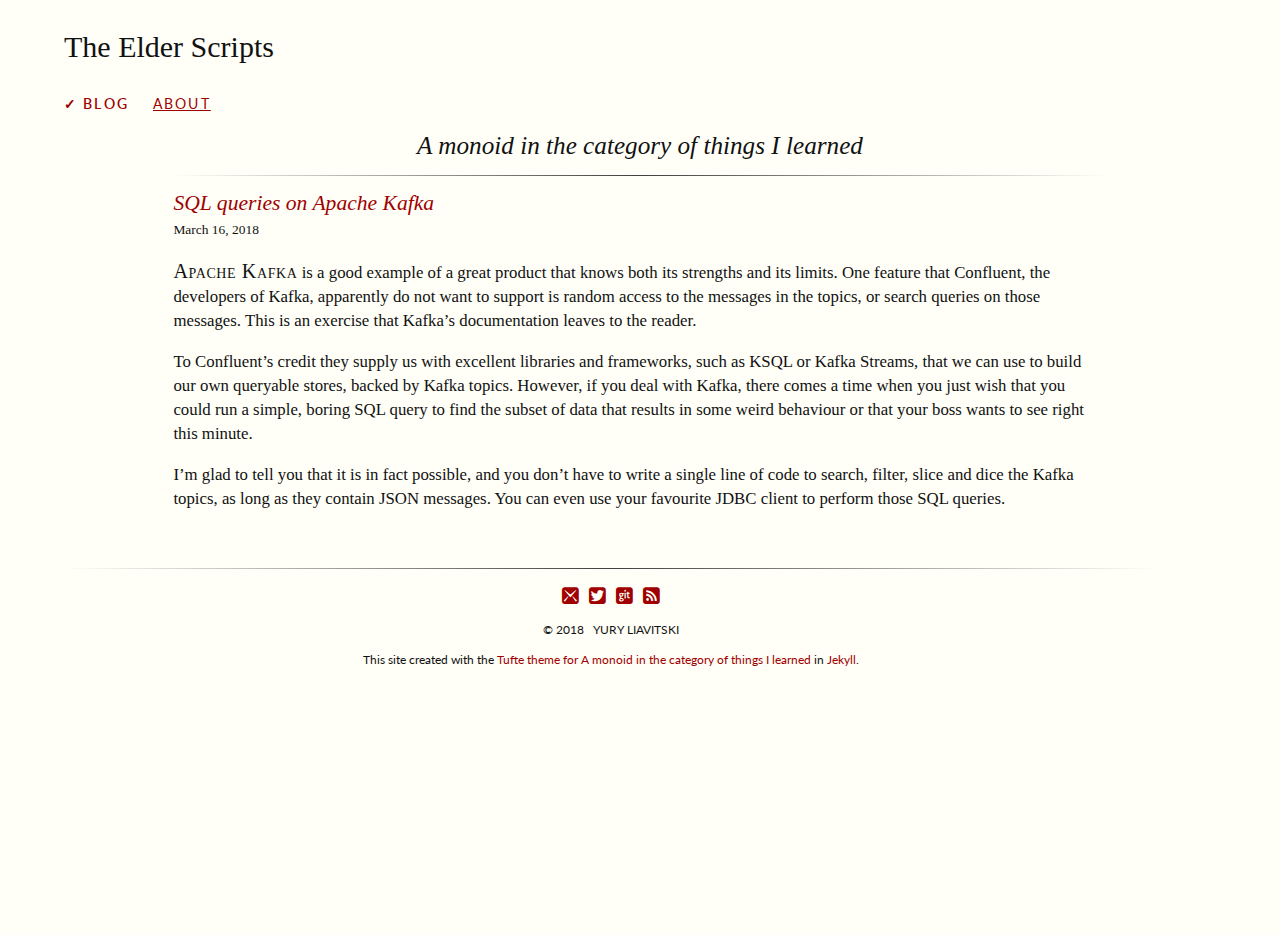
<file: index.html>
<!DOCTYPE html>
<html>
  <head>
  <meta charset="utf-8">
  <meta http-equiv="X-UA-Compatible" content="IE=edge">
  <meta name="viewport" content="width=device-width, initial-scale=1">

  <title>The Elder Scripts</title>
  <meta name="description" content="A blog about programming">

  <!-- Google Fonts loaded here depending on setting in _data/options.yml true loads font, blank does not-->

    <link href='//fonts.googleapis.com/css?family=Lato:400,400italic' rel='stylesheet' type='text/css'>


  <!-- Load up MathJax script if needed ... specify in /_data/options.yml file-->

    <script type="text/javascript" src="//cdn.mathjax.org/mathjax/latest/MathJax.js?config=TeX-AMS-MML_HTMLorMML"></script>


  <link rel="stylesheet" type="text/css" href="/css/tufte.css">
  <!-- <link rel="stylesheet" type="text/css" href="/css/print.css" media="print"> -->

  <link rel="canonical" href="/">

  <link rel="alternate" type="application/rss+xml" title="The Elder Scripts" href="/feed.xml" />
</head>

  <body class="full-width">
    <!--- Header and nav template site-wide -->
<header>
    <h1 style="margin-top:3%;">The Elder Scripts</h1>
    <!--h2>A monoid in the category of things I learned</h2-->
    <nav class="group" style="padding-top: 0">
	<!--a href="/"><img class="badge" src="/assets/img/badge_1.png" alt="CH"></a-->





		      <a class="active" href="/" class="active">blog</a>





		      <a href="/about/">About</a>





		      <a href="/css/print.css"></a>





	</nav>
</header>

    <article>
        <h2 class="content-listing-header" style="text-align: center">A monoid in the category of things I learned</h2>
  <ul class="content-listing ">

        <li class="listing">
          <hr class="slender">
          <a href="/articles/18/kafka-drill"><h3 class="contrast">SQL queries on Apache Kafka</h3></a>
          <br><span class="smaller">March 16, 2018</span>  <br/>
          <div><p><span class="newthought">Apache Kafka</span>  is a good example of a great product that knows both its strengths and its limits. One feature that Confluent, the developers of Kafka, apparently do not want to support is random access to the messages in the topics, or search queries on those messages. This is an exercise that Kafka’s documentation leaves to the reader.</p>

<p>To Confluent’s credit they supply us with excellent libraries and frameworks, such as KSQL or Kafka Streams, that we can use to build our own queryable stores, backed by Kafka topics. However, if you deal with Kafka, there comes a time when you just wish that you could run a simple, boring SQL query to find the subset of data that results in some weird behaviour or that your boss wants to see right this minute.</p>

<p>I’m glad to tell you that it is in fact possible, and you don’t have to write a single line of code to search, filter, slice and dice the Kafka topics, as long as they contain JSON messages. You can even use your favourite JDBC client to perform those SQL queries.</p>

</div>
        </li>

  </ul>

    </article>
    <span class="print-footer">blog - Yury Liavitski</span>
    <footer>
  <hr class="slender">
  <ul class="footer-links">
    <li><a href="mailto:yury.liavitski@kemia.org"><span class="icon-mail"></span></a></li>

      <li>
        <a href="//www.twitter.com/heliocene"><span class="icon-twitter"></span></a>
      </li>

      <li>
        <a href="//github.com/heliocentrist"><span class="icon-github"></span></a>
      </li>

      <li>
        <a href="/feed.xml"><span class="icon-feed"></span></a>
      </li>

  </ul>
<div class="credits">
<span>&copy; 2018 &nbsp;&nbsp;YURY LIAVITSKI</span></br> <br>
<span>This site created with the <a href="//github.com/clayh53/tufte-jekyll">Tufte theme for A monoid in the category of things I learned </a> in <a href="//jekyllrb.com">Jekyll</a>.</span>
</div>
</footer>

  </body>
</html>
</file>
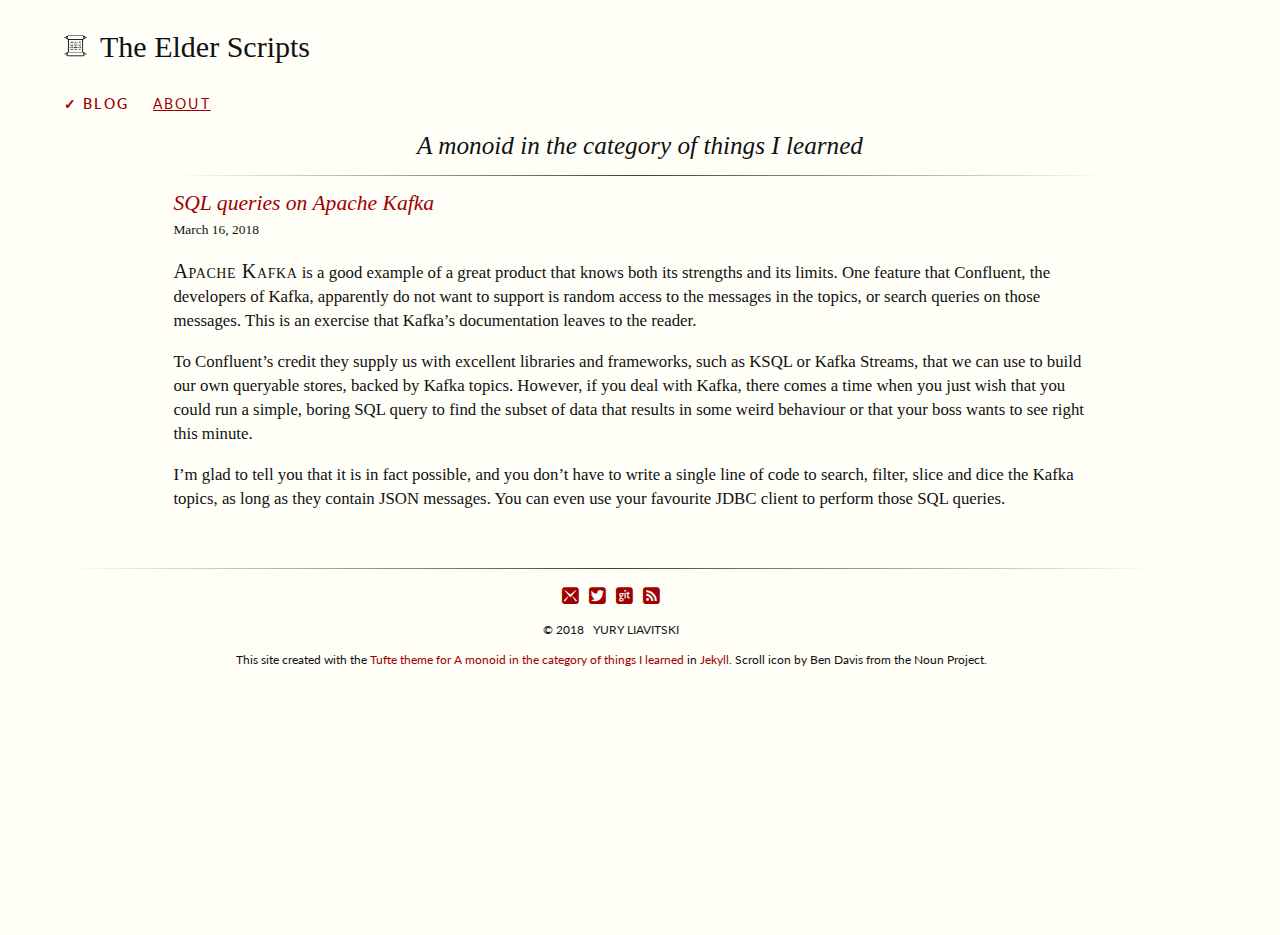
<file: blog/index.html>
<!DOCTYPE html>
<html>
  <head>
    <!-- Global site tag (gtag.js) - Google Analytics -->
  <script async src="https://www.googletagmanager.com/gtag/js?id=UA-115944443-1"></script>
  <script>
    window.dataLayer = window.dataLayer || [];
    function gtag(){dataLayer.push(arguments);}
    gtag('js', new Date());
    gtag('config', 'UA-115944443-1');
  </script>
  <meta charset="utf-8">
  <meta http-equiv="X-UA-Compatible" content="IE=edge">
  <meta name="viewport" content="width=device-width, initial-scale=1">

  <title>The Elder Scripts: Blog</title>
  <meta name="description" content="A blog about programming">
  <link rel="icon" type="image/ico" href="/assets/img/favicon.ico">
  <!-- Google Fonts loaded here depending on setting in _data/options.yml true loads font, blank does not-->
  
    <link href='//fonts.googleapis.com/css?family=Lato:400,400italic' rel='stylesheet' type='text/css'>
  

  <!-- Load up MathJax script if needed ... specify in /_data/options.yml file-->
  
    <script type="text/javascript" src="//cdn.mathjax.org/mathjax/latest/MathJax.js?config=TeX-AMS-MML_HTMLorMML"></script>
  

  <link rel="stylesheet" type="text/css" href="/css/tufte.css">
  <!-- <link rel="stylesheet" type="text/css" href="/css/print.css" media="print"> -->

  <link rel="canonical" href="/blog/">

  <link rel="alternate" type="application/rss+xml" title="The Elder Scripts" href="/feed.xml" />
</head>

  <body class="full-width">
    <!--- Header and nav template site-wide -->
<header>
    <h1 style="margin-top:3%;"><a href="/"><img class="badge" src="/assets/img/scroll3.png" alt="Scroll" style="height:22px;padding-right:13px"></a>The Elder Scripts</h1>
    <!--h2>A monoid in the category of things I learned</h2-->
    <nav class="group" style="padding-top: 0">
	<!--a href="/"><img class="badge" src="/assets/img/badge_1.png" alt="CH"></a-->
	
		
  	
		
		    
		      <a class="active" href="/blog/" class="active">Blog</a>
		    
	    
  	
		
		    
		      <a href="/">About</a>
		    
	    
  	
		
		    
		      <a href="/css/print.css"></a>
		    
	    
  	
		
  	
	</nav>
</header>

    <article>
        <h2 class="content-listing-header" style="text-align: center">A monoid in the category of things I learned</h2>
  <ul class="content-listing ">
    
        <li class="listing">
          <hr class="slender">
          <a href="/articles/18/kafka-drill"><h3 class="contrast">SQL queries on Apache Kafka</h3></a>
          <br><span class="smaller">March 16, 2018</span>  <br/>
          <div><p><span class="newthought">Apache Kafka</span>  is a good example of a great product that knows both its strengths and its limits. One feature that Confluent, the developers of Kafka, apparently do not want to support is random access to the messages in the topics, or search queries on those messages. This is an exercise that Kafka’s documentation leaves to the reader.</p>

<p>To Confluent’s credit they supply us with excellent libraries and frameworks, such as KSQL or Kafka Streams, that we can use to build our own queryable stores, backed by Kafka topics. However, if you deal with Kafka, there comes a time when you just wish that you could run a simple, boring SQL query to find the subset of data that results in some weird behaviour or that your boss wants to see right this minute.</p>

<p>I’m glad to tell you that it is in fact possible, and you don’t have to write a single line of code to search, filter, slice and dice the Kafka topics, as long as they contain JSON messages. You can even use your favourite JDBC client to perform those SQL queries.</p>

</div>
        </li>
    
  </ul>

    </article>
    <span class="print-footer">Blog - Yury Liavitski</span>
    <footer>
  <hr class="slender">
  <ul class="footer-links">
    <li><a href="mailto:yury.liavitski@kemia.org"><span class="icon-mail"></span></a></li>
    
      <li>
        <a href="//www.twitter.com/heliocene"><span class="icon-twitter"></span></a>
      </li>
    
      <li>
        <a href="//github.com/heliocentrist"><span class="icon-github"></span></a>
      </li>
    
      <li>
        <a href="/feed.xml"><span class="icon-feed"></span></a>
      </li>
    
  </ul>
<div class="credits">
<span>&copy; 2018 &nbsp;&nbsp;YURY LIAVITSKI</span></br> <br>
<span>This site created with the <a href="//github.com/clayh53/tufte-jekyll">Tufte theme for A monoid in the category of things I learned </a> in <a href="//jekyllrb.com">Jekyll</a>.</span>
<span>Scroll icon by Ben Davis from the Noun Project.</span>
</div>
</footer>

  </body>
</html>
</file>
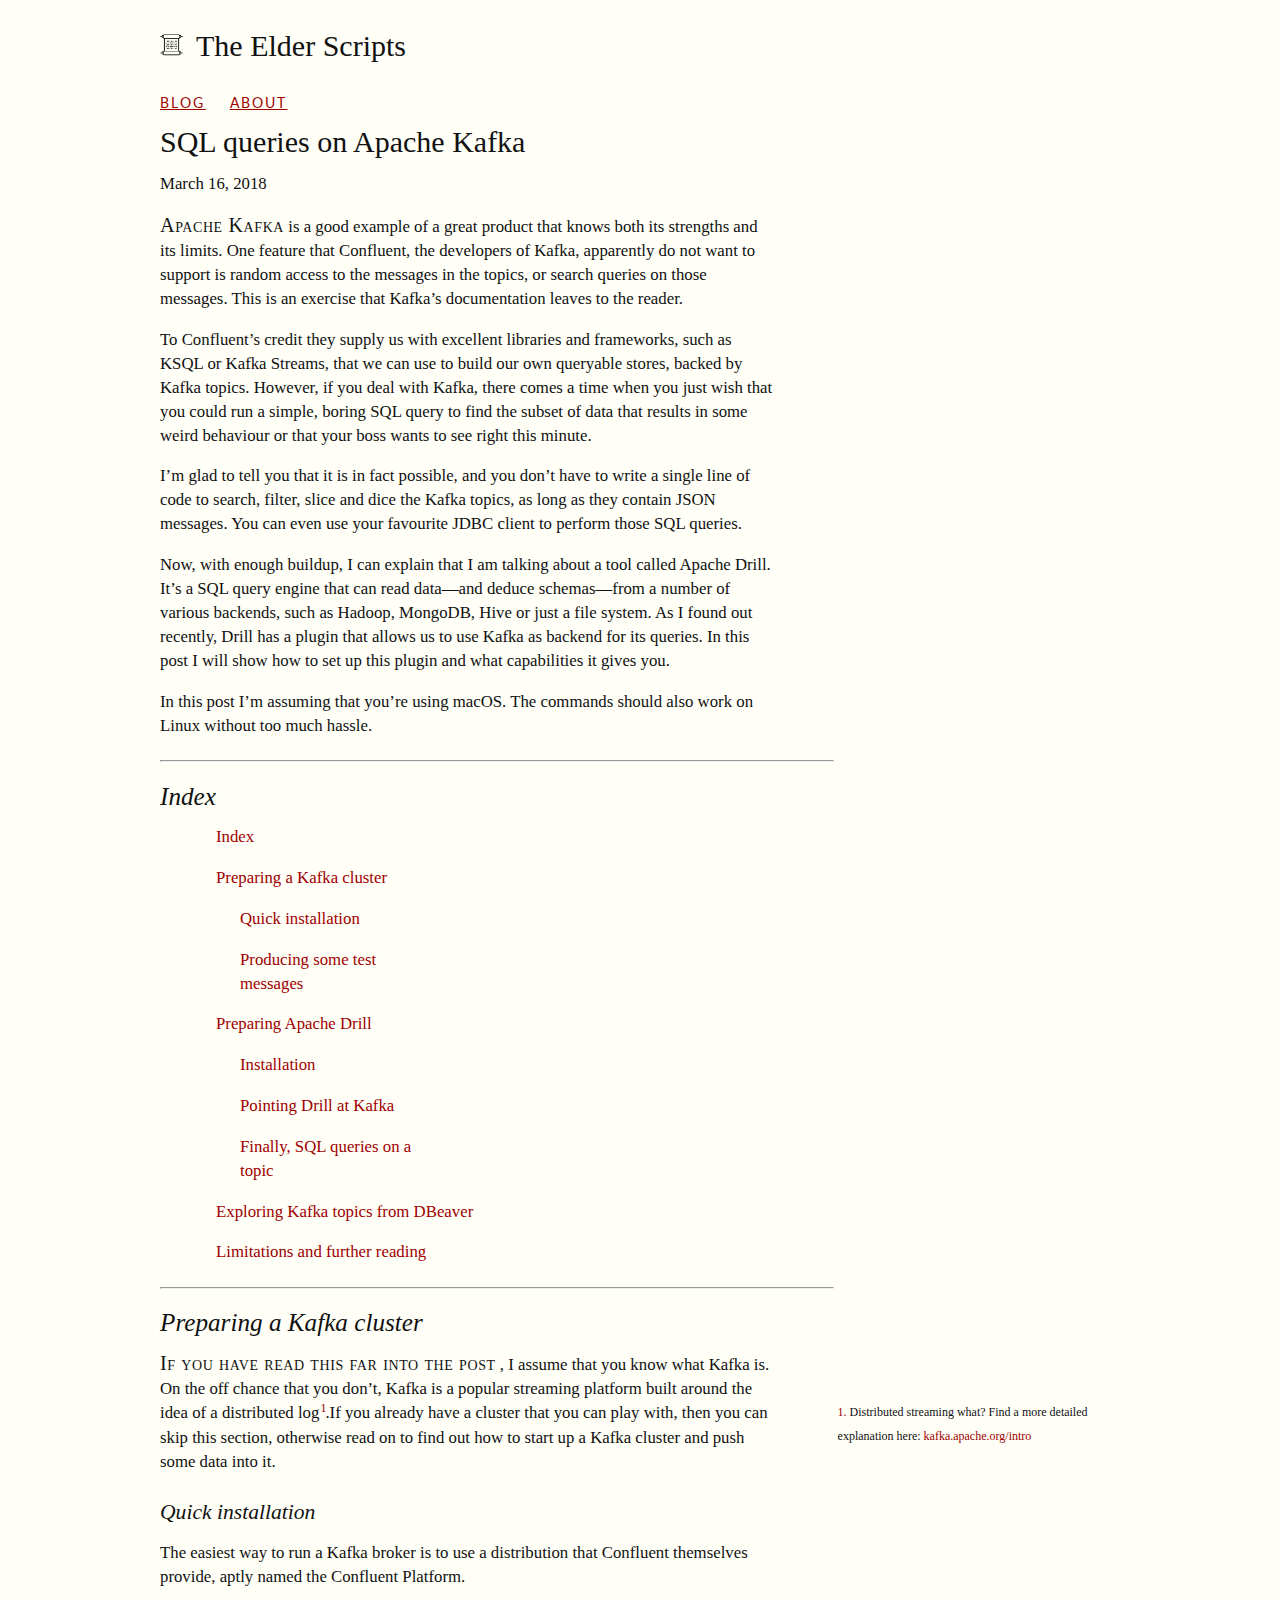
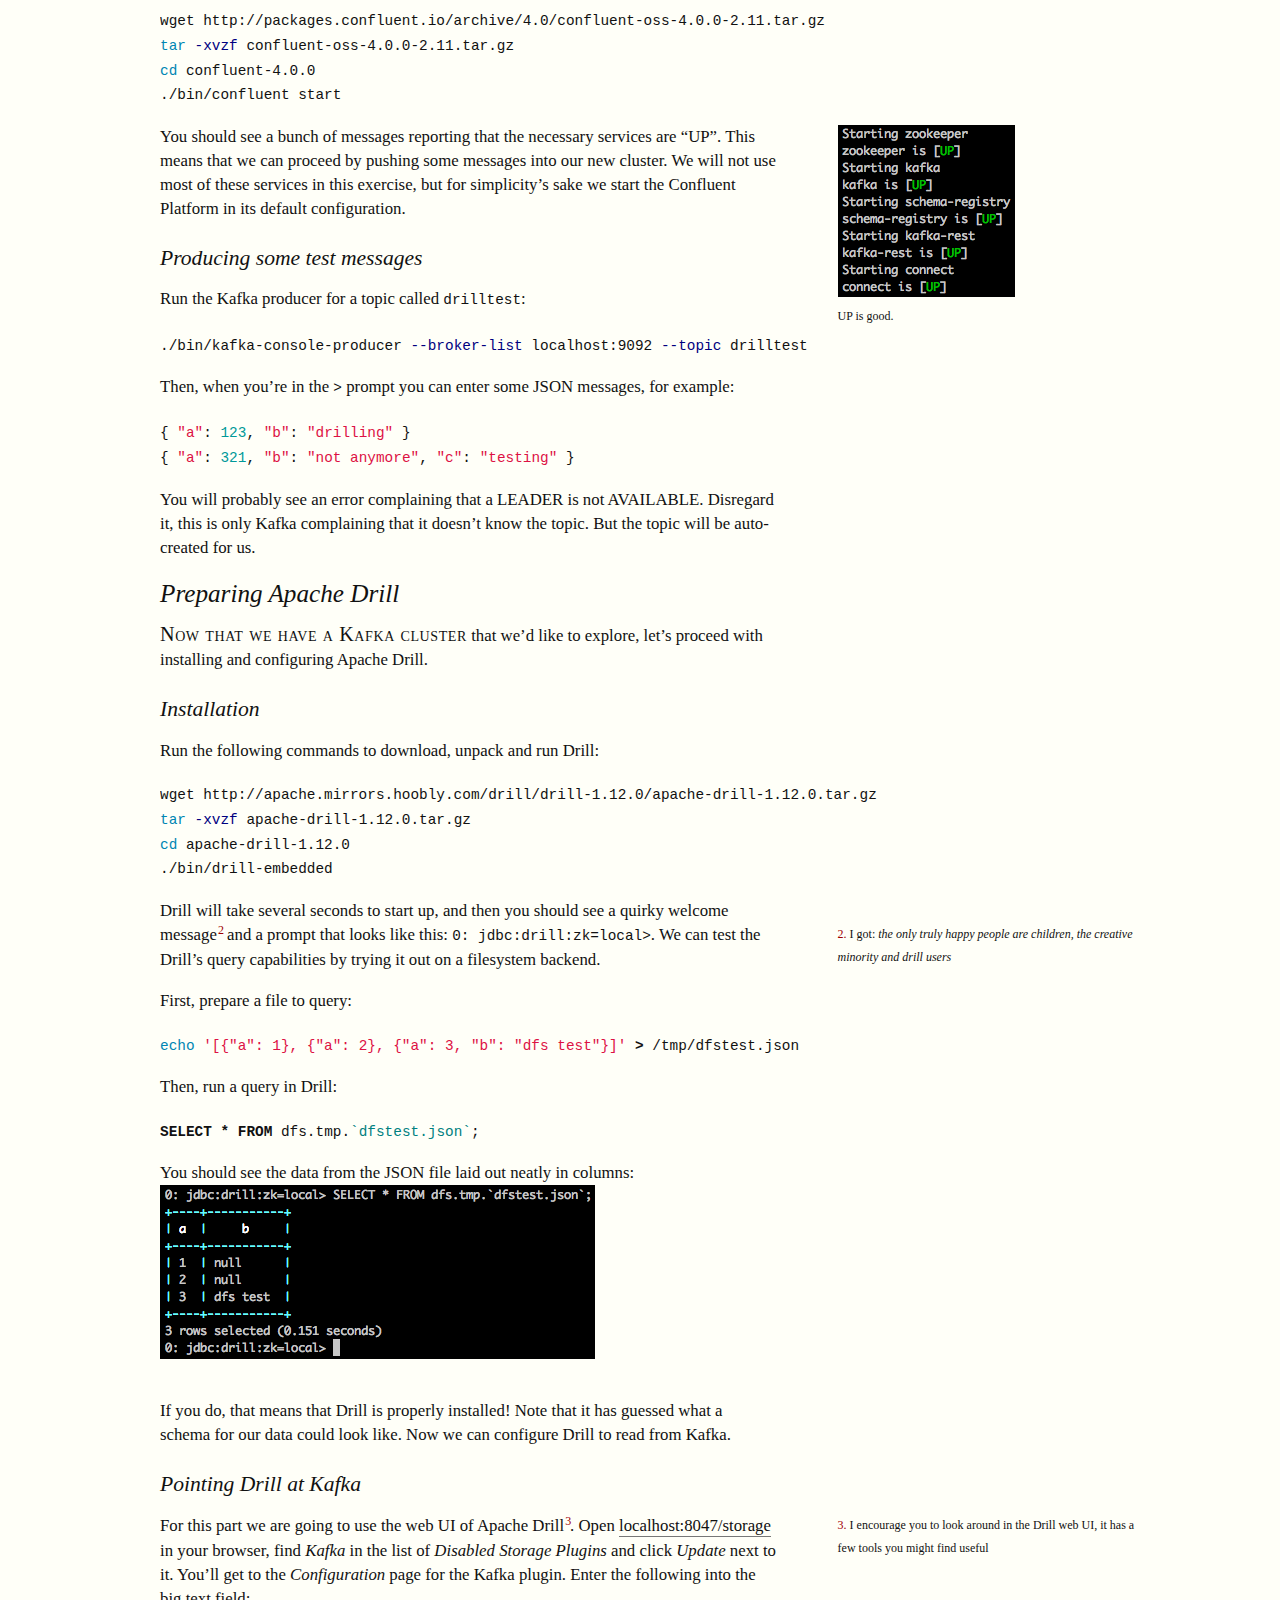
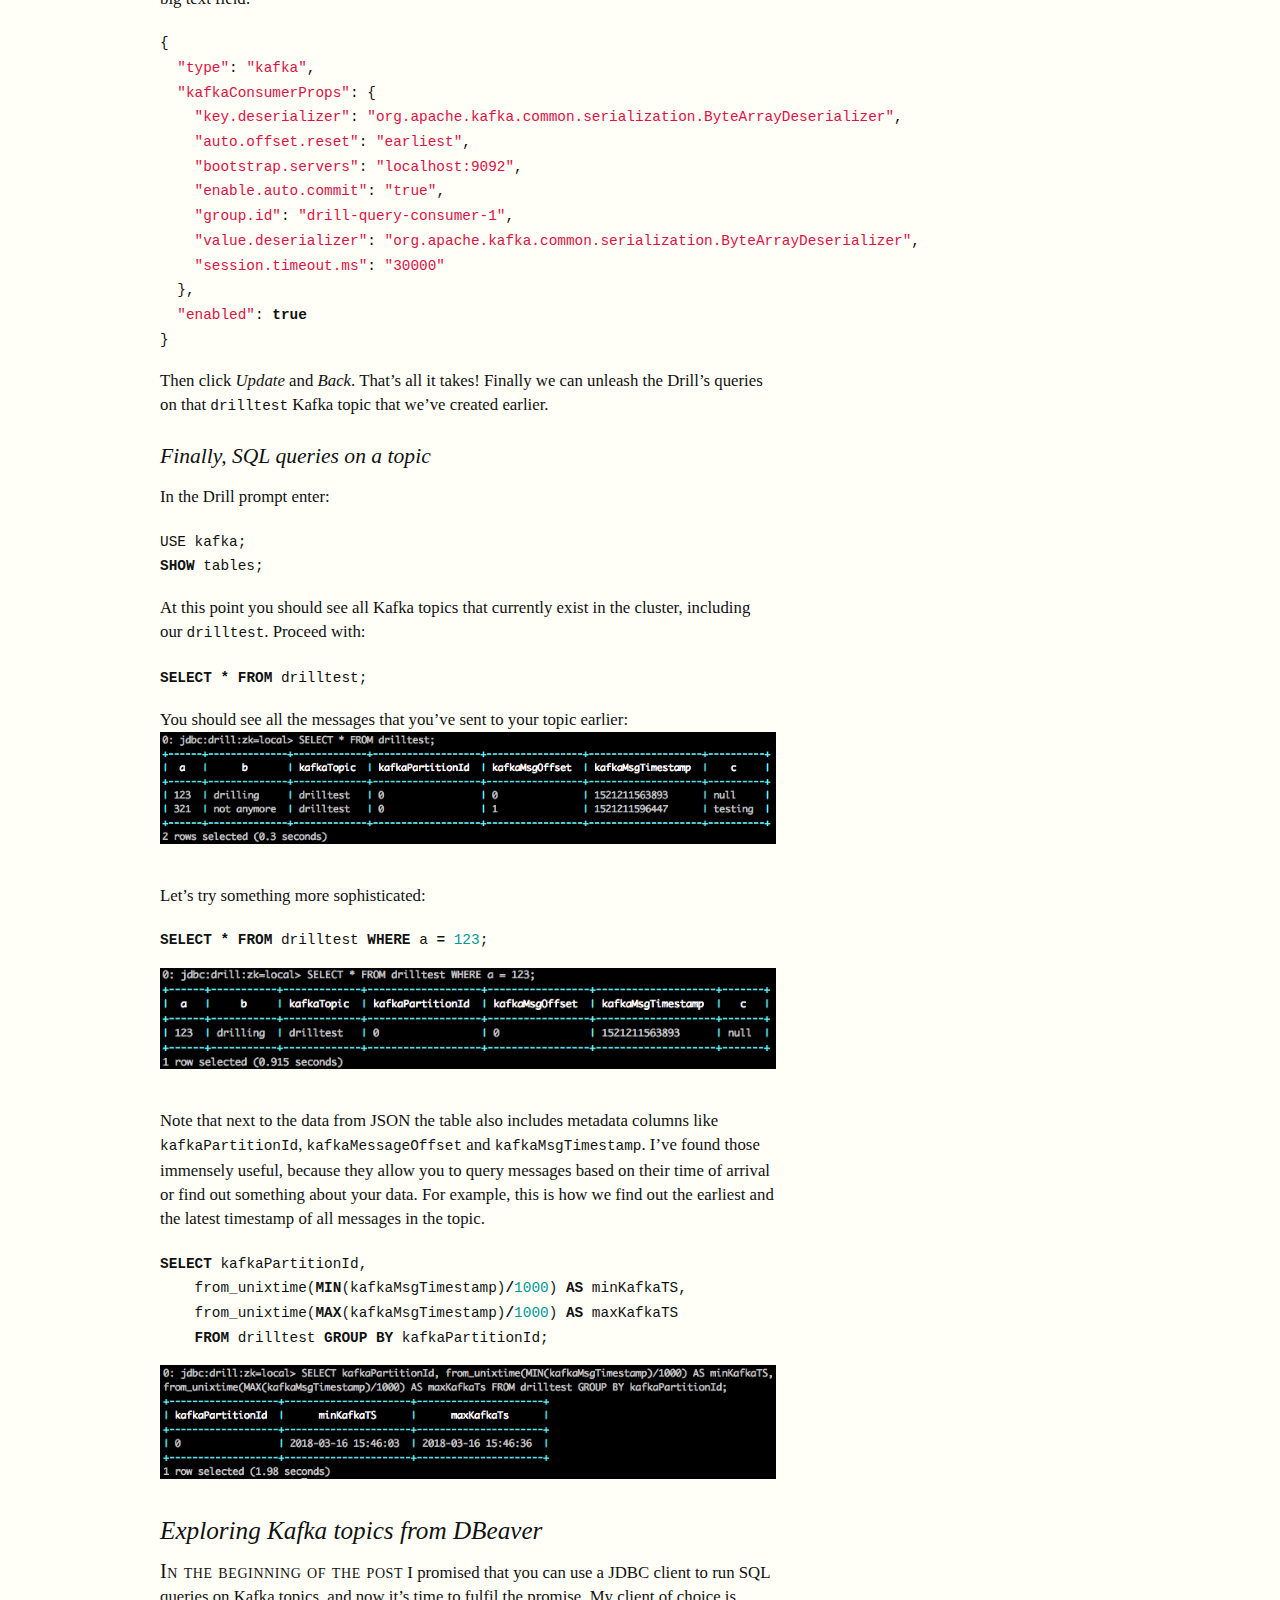
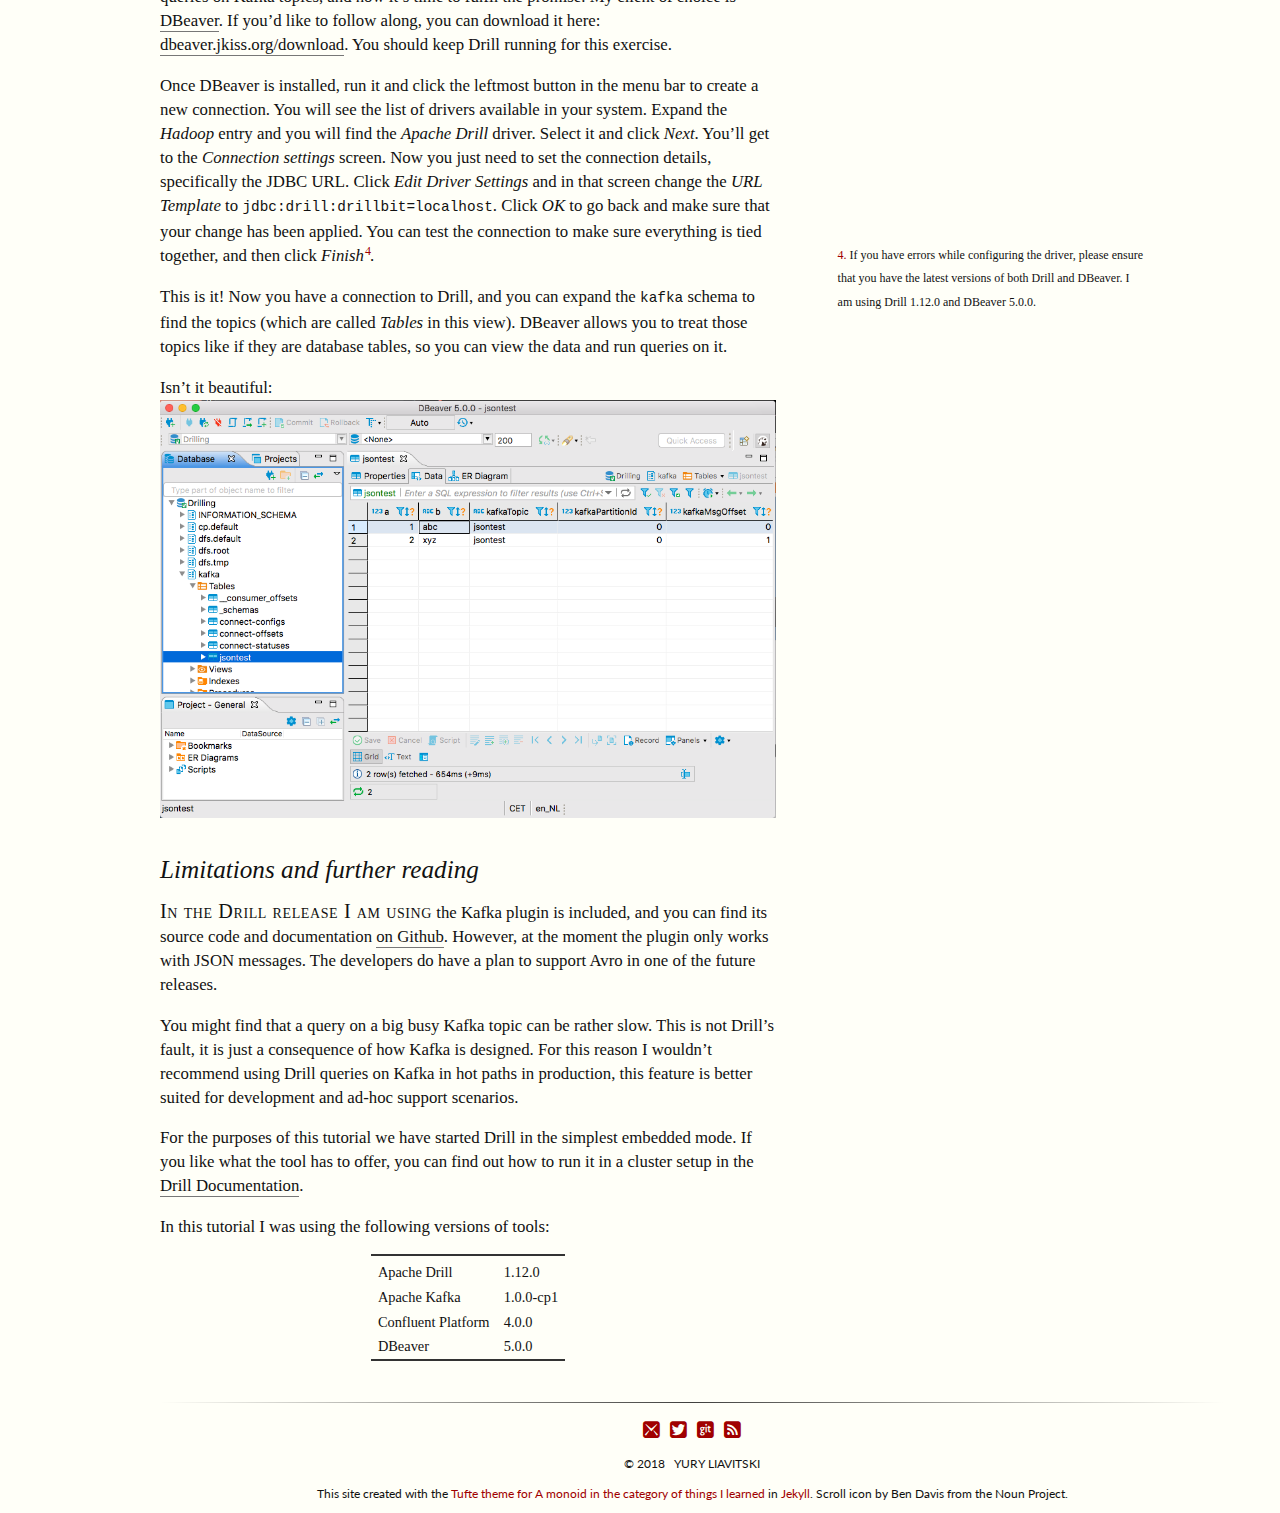
<file: articles/18/kafka-drill.html>
<!DOCTYPE html>
<html>
  <head>
    <!-- Global site tag (gtag.js) - Google Analytics -->
  <script async src="https://www.googletagmanager.com/gtag/js?id=UA-115944443-1"></script>
  <script>
    window.dataLayer = window.dataLayer || [];
    function gtag(){dataLayer.push(arguments);}
    gtag('js', new Date());
    gtag('config', 'UA-115944443-1');
  </script>
  <meta charset="utf-8">
  <meta http-equiv="X-UA-Compatible" content="IE=edge">
  <meta name="viewport" content="width=device-width, initial-scale=1">

  <title>The Elder Scripts: SQL queries on Apache Kafka</title>
  <meta name="description" content="Apache Kafka  is a good example of a great product that knows both its strengths and its limits. One feature that Confluent, the developers of Kafka, apparen...">
  <link rel="icon" type="image/ico" href="/assets/img/favicon.ico">
  <!-- Google Fonts loaded here depending on setting in _data/options.yml true loads font, blank does not-->

    <link href='//fonts.googleapis.com/css?family=Lato:400,400italic' rel='stylesheet' type='text/css'>


  <!-- Load up MathJax script if needed ... specify in /_data/options.yml file-->

    <script type="text/javascript" src="//cdn.mathjax.org/mathjax/latest/MathJax.js?config=TeX-AMS-MML_HTMLorMML"></script>


  <link rel="stylesheet" type="text/css" href="/css/tufte.css">
  <!-- <link rel="stylesheet" type="text/css" href="/css/print.css" media="print"> -->

  <link rel="canonical" href="/articles/18/kafka-drill">

  <link rel="alternate" type="application/rss+xml" title="The Elder Scripts" href="/feed.xml" />
</head>

  <body>
    <!--- Header and nav template site-wide -->
<header>
    <h1 style="margin-top:3%;"><a href="/"><img class="badge" src="/assets/img/scroll3.png" alt="Scroll" style="height:22px;padding-right:13px"></a>The Elder Scripts</h1>
    <!--h2>A monoid in the category of things I learned</h2-->
    <nav class="group" style="padding-top: 0">
	<!--a href="/"><img class="badge" src="/assets/img/badge_1.png" alt="CH"></a-->





		      <a href="/blog/">Blog</a>





		      <a href="/">About</a>





		      <a href="/css/print.css"></a>





	</nav>
</header>

    <article class="group">
      <h1>SQL queries on Apache Kafka</h1>
<p class="subtitle">March 16, 2018</p>

<p><span class="newthought">Apache Kafka</span>  is a good example of a great product that knows both its strengths and its limits. One feature that Confluent, the developers of Kafka, apparently do not want to support is random access to the messages in the topics, or search queries on those messages. This is an exercise that Kafka’s documentation leaves to the reader.</p>

<p>To Confluent’s credit they supply us with excellent libraries and frameworks, such as KSQL or Kafka Streams, that we can use to build our own queryable stores, backed by Kafka topics. However, if you deal with Kafka, there comes a time when you just wish that you could run a simple, boring SQL query to find the subset of data that results in some weird behaviour or that your boss wants to see right this minute.</p>

<p>I’m glad to tell you that it is in fact possible, and you don’t have to write a single line of code to search, filter, slice and dice the Kafka topics, as long as they contain JSON messages. You can even use your favourite JDBC client to perform those SQL queries.<!--more--></p>

<p>Now, with enough buildup, I can explain that I am talking about a tool called Apache Drill. It’s a SQL query engine that can read data—and deduce schemas—from a number of various backends, such as Hadoop, MongoDB, Hive or just a file system. As I found out recently, Drill has a plugin that allows us to use Kafka as backend for its queries. In this post I will show how to set up this plugin and what capabilities it gives you.</p>

<p>In this post I’m assuming that you’re using macOS. The commands should also work on Linux without too much hassle.</p>

<hr class="inliner" />

<h2 id="index">Index</h2>

<ul id="markdown-toc">
  <li><a href="#index" id="markdown-toc-index">Index</a></li>
  <li><a href="#preparing-a-kafka-cluster" id="markdown-toc-preparing-a-kafka-cluster">Preparing a Kafka cluster</a>    <ul>
      <li><a href="#quick-installation" id="markdown-toc-quick-installation">Quick installation</a></li>
      <li><a href="#producing-some-test-messages" id="markdown-toc-producing-some-test-messages">Producing some test messages</a></li>
    </ul>
  </li>
  <li><a href="#preparing-apache-drill" id="markdown-toc-preparing-apache-drill">Preparing Apache Drill</a>    <ul>
      <li><a href="#installation" id="markdown-toc-installation">Installation</a></li>
      <li><a href="#pointing-drill-at-kafka" id="markdown-toc-pointing-drill-at-kafka">Pointing Drill at Kafka</a></li>
      <li><a href="#finally-sql-queries-on-a-topic" id="markdown-toc-finally-sql-queries-on-a-topic">Finally, SQL queries on a topic</a></li>
    </ul>
  </li>
  <li><a href="#exploring-kafka-topics-from-dbeaver" id="markdown-toc-exploring-kafka-topics-from-dbeaver">Exploring Kafka topics from DBeaver</a></li>
  <li><a href="#limitations-and-further-reading" id="markdown-toc-limitations-and-further-reading">Limitations and further reading</a></li>
</ul>

<hr class="inliner" />

<h2 id="preparing-a-kafka-cluster">Preparing a Kafka cluster</h2>

<p><span class="newthought">If you have read this far into the post</span> , I assume that you know what Kafka is. On the off chance that you don’t, Kafka is a popular streaming platform built around the idea of a distributed log<label for="One" class="margin-toggle sidenote-number"></label><input type="checkbox" id="One" class="margin-toggle" /><span class="sidenote">Distributed streaming what? Find a more detailed explanation here: <a href="https://kafka.apache.org/intro">kafka.apache.org/intro</a> </span>.If you already have a cluster that you can play with, then you can skip this section, otherwise read on to find out how to start up a Kafka cluster and push some data into it.</p>

<h3 id="quick-installation">Quick installation</h3>

<p>The easiest way to run a Kafka broker is to use a distribution that Confluent themselves provide, aptly named the Confluent Platform.</p>

<div class="language-sh highlighter-rouge"><div class="highlight"><pre class="highlight"><code>wget http://packages.confluent.io/archive/4.0/confluent-oss-4.0.0-2.11.tar.gz
<span class="nb">tar</span> <span class="nt">-xvzf</span> confluent-oss-4.0.0-2.11.tar.gz
<span class="nb">cd </span>confluent-4.0.0
./bin/confluent start
</code></pre></div></div>

<p><label for="mf-id-confluentservices" class="margin-toggle">⊕</label><input type="checkbox" id="mf-id-confluentservices" class="margin-toggle" /><span class="marginnote"><img class="fullwidth" src="/assets/img/kafkasql/confluent-services.png" /><br />UP is good.</span>You should see a bunch of messages reporting that the necessary services are “UP”. This means that we can proceed by pushing some messages into our new cluster. We will not use most of these services in this exercise, but for simplicity’s sake we start the Confluent Platform in its default configuration.</p>

<h3 id="producing-some-test-messages">Producing some test messages</h3>

<p>Run the Kafka producer for a topic called <code class="highlighter-rouge">drilltest</code>:</p>

<div class="language-sh highlighter-rouge"><div class="highlight"><pre class="highlight"><code>./bin/kafka-console-producer <span class="nt">--broker-list</span> localhost:9092 <span class="nt">--topic</span> drilltest
</code></pre></div></div>

<p>Then, when you’re in the <code class="highlighter-rouge">&gt;</code> prompt you can enter some JSON messages, for example:</p>

<div class="language-json highlighter-rouge"><div class="highlight"><pre class="highlight"><code><span class="p">{</span><span class="w"> </span><span class="s2">"a"</span><span class="p">:</span><span class="w"> </span><span class="mi">123</span><span class="p">,</span><span class="w"> </span><span class="s2">"b"</span><span class="p">:</span><span class="w"> </span><span class="s2">"drilling"</span><span class="w"> </span><span class="p">}</span><span class="w">
</span><span class="p">{</span><span class="w"> </span><span class="s2">"a"</span><span class="p">:</span><span class="w"> </span><span class="mi">321</span><span class="p">,</span><span class="w"> </span><span class="s2">"b"</span><span class="p">:</span><span class="w"> </span><span class="s2">"not anymore"</span><span class="p">,</span><span class="w"> </span><span class="s2">"c"</span><span class="p">:</span><span class="w"> </span><span class="s2">"testing"</span><span class="w"> </span><span class="p">}</span><span class="w">
</span></code></pre></div></div>

<p>You will probably see an error complaining that a LEADER is not AVAILABLE. Disregard it, this is only Kafka complaining that it doesn’t know the topic. But the topic will be auto-created for us.</p>

<h2 id="preparing-apache-drill">Preparing Apache Drill</h2>

<p><span class="newthought">Now that we have a Kafka cluster</span>  that we’d like to explore, let’s proceed with installing and configuring Apache Drill.</p>

<h3 id="installation">Installation</h3>

<p>Run the following commands to download, unpack and run Drill:</p>

<div class="language-shell highlighter-rouge"><div class="highlight"><pre class="highlight"><code>wget http://apache.mirrors.hoobly.com/drill/drill-1.12.0/apache-drill-1.12.0.tar.gz
<span class="nb">tar</span> <span class="nt">-xvzf</span> apache-drill-1.12.0.tar.gz
<span class="nb">cd </span>apache-drill-1.12.0
./bin/drill-embedded
</code></pre></div></div>

<p>Drill will take several seconds to start up, and then you should see a quirky welcome message<label for="OneAndHalf" class="margin-toggle sidenote-number"></label><input type="checkbox" id="OneAndHalf" class="margin-toggle" /><span class="sidenote">I got: <em>the only truly happy people are children, the creative minority and drill users</em> </span> and a prompt that looks like this: <code class="highlighter-rouge">0: jdbc:drill:zk=local&gt;</code>. We can test the Drill’s query capabilities by trying it out on a filesystem backend.</p>

<p>First, prepare a file to query:</p>

<div class="language-sh highlighter-rouge"><div class="highlight"><pre class="highlight"><code><span class="nb">echo</span> <span class="s1">'[{"a": 1}, {"a": 2}, {"a": 3, "b": "dfs test"}]'</span> <span class="o">&gt;</span> /tmp/dfstest.json
</code></pre></div></div>

<p>Then, run a query in Drill:</p>

<div class="language-sql highlighter-rouge"><div class="highlight"><pre class="highlight"><code><span class="k">SELECT</span> <span class="o">*</span> <span class="k">FROM</span> <span class="n">dfs</span><span class="p">.</span><span class="n">tmp</span><span class="p">.</span><span class="nv">`dfstest.json`</span><span class="p">;</span>
</code></pre></div></div>

<p>You should see the data from the JSON file laid out neatly in columns:</p>
<figure><figcaption></figcaption><img src="/assets/img/kafkasql/dfstest.png" /></figure>

<p>If you do, that means that Drill is properly installed! Note that it has guessed what a schema for our data could look like. Now we can configure Drill to read from Kafka.</p>

<h3 id="pointing-drill-at-kafka">Pointing Drill at Kafka</h3>

<p>For this part we are going to use the web UI of Apache Drill<label for="Two" class="margin-toggle sidenote-number"></label><input type="checkbox" id="Two" class="margin-toggle" /><span class="sidenote">I encourage you to look around in the Drill web UI, it has a few tools you might find useful </span>. Open <a href="localhost:8047/storage">localhost:8047/storage</a> in your browser, find <em>Kafka</em> in the list of <em>Disabled Storage Plugins</em> and click <em>Update</em> next to it. You’ll get to the <em>Configuration</em> page for the Kafka plugin. Enter the following into the big text field:</p>

<div class="language-json highlighter-rouge"><div class="highlight"><pre class="highlight"><code><span class="p">{</span><span class="w">
  </span><span class="s2">"type"</span><span class="p">:</span><span class="w"> </span><span class="s2">"kafka"</span><span class="p">,</span><span class="w">
  </span><span class="s2">"kafkaConsumerProps"</span><span class="p">:</span><span class="w"> </span><span class="p">{</span><span class="w">
    </span><span class="s2">"key.deserializer"</span><span class="p">:</span><span class="w"> </span><span class="s2">"org.apache.kafka.common.serialization.ByteArrayDeserializer"</span><span class="p">,</span><span class="w">
    </span><span class="s2">"auto.offset.reset"</span><span class="p">:</span><span class="w"> </span><span class="s2">"earliest"</span><span class="p">,</span><span class="w">
    </span><span class="s2">"bootstrap.servers"</span><span class="p">:</span><span class="w"> </span><span class="s2">"localhost:9092"</span><span class="p">,</span><span class="w">
    </span><span class="s2">"enable.auto.commit"</span><span class="p">:</span><span class="w"> </span><span class="s2">"true"</span><span class="p">,</span><span class="w">
    </span><span class="s2">"group.id"</span><span class="p">:</span><span class="w"> </span><span class="s2">"drill-query-consumer-1"</span><span class="p">,</span><span class="w">
    </span><span class="s2">"value.deserializer"</span><span class="p">:</span><span class="w"> </span><span class="s2">"org.apache.kafka.common.serialization.ByteArrayDeserializer"</span><span class="p">,</span><span class="w">
    </span><span class="s2">"session.timeout.ms"</span><span class="p">:</span><span class="w"> </span><span class="s2">"30000"</span><span class="w">
  </span><span class="p">},</span><span class="w">
  </span><span class="s2">"enabled"</span><span class="p">:</span><span class="w"> </span><span class="kc">true</span><span class="w">
</span><span class="p">}</span><span class="w">
</span></code></pre></div></div>

<p>Then click <em>Update</em> and <em>Back</em>. That’s all it takes! Finally we can unleash the Drill’s queries on that <code class="highlighter-rouge">drilltest</code> Kafka topic that we’ve created earlier.</p>

<h3 id="finally-sql-queries-on-a-topic">Finally, SQL queries on a topic</h3>

<p>In the Drill prompt enter:</p>

<div class="language-sql highlighter-rouge"><div class="highlight"><pre class="highlight"><code><span class="n">USE</span> <span class="n">kafka</span><span class="p">;</span>
<span class="k">SHOW</span> <span class="n">tables</span><span class="p">;</span>
</code></pre></div></div>

<p>At this point you should see all Kafka topics that currently exist in the cluster, including our <code class="highlighter-rouge">drilltest</code>. Proceed with:</p>

<div class="language-sql highlighter-rouge"><div class="highlight"><pre class="highlight"><code><span class="k">SELECT</span> <span class="o">*</span> <span class="k">FROM</span> <span class="n">drilltest</span><span class="p">;</span>
</code></pre></div></div>

<p>You should see all the messages that you’ve sent to your topic earlier:</p>

<figure><figcaption></figcaption><img src="/assets/img/kafkasql/drilltest1.png" /></figure>

<p>Let’s try something more sophisticated:</p>

<div class="language-sql highlighter-rouge"><div class="highlight"><pre class="highlight"><code><span class="k">SELECT</span> <span class="o">*</span> <span class="k">FROM</span> <span class="n">drilltest</span> <span class="k">WHERE</span> <span class="n">a</span> <span class="o">=</span> <span class="mi">123</span><span class="p">;</span>
</code></pre></div></div>

<figure><figcaption></figcaption><img src="/assets/img/kafkasql/drilltest2.png" /></figure>

<p>Note that next to the data from JSON the table also includes metadata columns like <code class="highlighter-rouge">kafkaPartitionId</code>, <code class="highlighter-rouge">kafkaMessageOffset</code> and <code class="highlighter-rouge">kafkaMsgTimestamp</code>. I’ve found those immensely useful, because they allow you to query messages based on their time of arrival or find out something about your data. For example, this is how we find out the earliest and the latest timestamp of all messages in the topic.</p>

<div class="language-sql highlighter-rouge"><div class="highlight"><pre class="highlight"><code><span class="k">SELECT</span> <span class="n">kafkaPartitionId</span><span class="p">,</span>
    <span class="n">from_unixtime</span><span class="p">(</span><span class="k">MIN</span><span class="p">(</span><span class="n">kafkaMsgTimestamp</span><span class="p">)</span><span class="o">/</span><span class="mi">1000</span><span class="p">)</span> <span class="k">AS</span> <span class="n">minKafkaTS</span><span class="p">,</span>
    <span class="n">from_unixtime</span><span class="p">(</span><span class="k">MAX</span><span class="p">(</span><span class="n">kafkaMsgTimestamp</span><span class="p">)</span><span class="o">/</span><span class="mi">1000</span><span class="p">)</span> <span class="k">AS</span> <span class="n">maxKafkaTS</span>
    <span class="k">FROM</span> <span class="n">drilltest</span> <span class="k">GROUP</span> <span class="k">BY</span> <span class="n">kafkaPartitionId</span><span class="p">;</span>
</code></pre></div></div>

<figure><figcaption></figcaption><img src="/assets/img/kafkasql/partitions.png" /></figure>

<h2 id="exploring-kafka-topics-from-dbeaver">Exploring Kafka topics from DBeaver</h2>

<p><span class="newthought">In the beginning of the post</span>  I promised that you can use a JDBC client to run SQL queries on Kafka topics, and now it’s time to fulfil the promise. My client of choice is <a href="https://dbeaver.jkiss.org/">DBeaver</a>. If you’d like to follow along, you can download it here: <a href="https://dbeaver.jkiss.org/download/">dbeaver.jkiss.org/download</a>. You should keep Drill running for this exercise.</p>

<p>Once DBeaver is installed, run it and click the leftmost button in the menu bar to create a new connection. You will see the list of drivers available in your system. Expand the <em>Hadoop</em> entry and you will find the <em>Apache Drill</em> driver. Select it and click <em>Next</em>. You’ll get to the <em>Connection settings</em> screen. Now you just need to set the connection details, specifically the JDBC URL. Click <em>Edit Driver Settings</em> and in that screen change the <em>URL Template</em> to <code class="highlighter-rouge">jdbc:drill:drillbit=localhost</code>. Click <em>OK</em> to go back and make sure that your change has been applied. You can test the connection to make sure everything is tied together, and then click <em>Finish</em><label for="Three" class="margin-toggle sidenote-number"></label><input type="checkbox" id="Three" class="margin-toggle" /><span class="sidenote">If you have errors while configuring the driver, please ensure that you have the latest versions of both Drill and DBeaver. I am using Drill 1.12.0 and DBeaver 5.0.0. </span>.</p>

<p>This is it! Now you have a connection to Drill, and you can expand the <code class="highlighter-rouge">kafka</code> schema to find the topics (which are called <em>Tables</em> in this view). DBeaver allows you to treat those topics like if they are database tables, so you can view the data and run queries on it.</p>

<p>Isn’t it beautiful:</p>
<figure><figcaption></figcaption><img src="/assets/img/kafkasql/dbeaver.png" /></figure>

<h2 id="limitations-and-further-reading">Limitations and further reading</h2>

<p><span class="newthought">In the Drill release I am using</span>  the Kafka plugin is included, and you can find its source code and documentation <a href="https://github.com/apache/drill/tree/master/contrib/storage-kafka">on Github</a>. However, at the moment the  plugin only works with JSON messages. The developers do have a plan to support Avro in one of the future releases.</p>

<p>You might find that a query on a big busy Kafka topic can be rather slow. This is not Drill’s fault, it is just a consequence of how Kafka is designed. For this reason I wouldn’t recommend using Drill queries on Kafka in hot paths in production, this feature is better suited for development and ad-hoc support scenarios.</p>

<p>For the purposes of this tutorial we have started Drill in the simplest embedded mode. If you like what the tool has to offer, you can find out how to run it in a cluster setup in the <a href="https://drill.apache.org/docs/install-drill-introduction/">Drill Documentation</a>.</p>

<p>In this tutorial I was using the following versions of tools:</p>

<div class="table-wrapper">
<br />
  <table class="table-alpha" id="newspaper-tone">
    <tbody>
      <tr>
        <td class="text">Apache Drill</td>
        <td class="number">1.12.0</td>
      </tr>
      <tr>
        <td class="text">Apache Kafka</td>
        <td class="number">1.0.0-cp1</td>
      </tr>
      <tr>
        <td class="text">Confluent Platform</td>
        <td class="number">4.0.0</td>
      </tr>
      <tr>
        <td class="text">DBeaver</td>
        <td class="number">5.0.0</td>
      </tr>
    </tbody>
  </table>
</div>



    </article>
    <span class="print-footer">SQL queries on Apache Kafka - March 16, 2018 - Yury Liavitski</span>
    <footer>
  <hr class="slender">
  <ul class="footer-links">
    <li><a href="mailto:yury.liavitski@kemia.org"><span class="icon-mail"></span></a></li>

      <li>
        <a href="//www.twitter.com/heliocene"><span class="icon-twitter"></span></a>
      </li>

      <li>
        <a href="//github.com/heliocentrist"><span class="icon-github"></span></a>
      </li>

      <li>
        <a href="/feed.xml"><span class="icon-feed"></span></a>
      </li>

  </ul>
<div class="credits">
<span>&copy; 2018 &nbsp;&nbsp;YURY LIAVITSKI</span></br> <br>
<span>This site created with the <a href="//github.com/clayh53/tufte-jekyll">Tufte theme for A monoid in the category of things I learned </a> in <a href="//jekyllrb.com">Jekyll</a>.</span>
<span>Scroll icon by Ben Davis from the Noun Project.</span>
</div>
</footer>

  </body>
</html>
</file>
<file: css/tufte.css>
@charset "UTF-8";
/*****************************************************************************/
/*
/* Tufte Jekyll blog theme
/* Based on Tufte CSS by Dave Liepmann ( https://github.com/edwardtufte/tufte-css )
/*
/* The README.md will show you how to set up your site along with other goodies
/*****************************************************************************/
@font-face {
  font-family: ETbook;
  src: url("../fonts/et-book/et-book-roman-line-figures/et-book-roman-line-figures.eot");
  src: url("../fonts/et-book/et-book-roman-line-figures/et-book-roman-line-figures.eot?#iefix") format("embedded-opentype"), url("../fonts/et-book/et-book-roman-line-figures/et-book-roman-line-figures.woff") format("woff"), url("../fonts/et-book/et-book-roman-line-figures/et-book-roman-line-figures.ttf") format("truetype"), url("../fonts/et-book/et-book-roman-line-figures/et-book-roman-line-figures.svg#etbemboromanosf") format("svg");
  font-weight: normal;
  font-style: normal; }
@font-face {
  font-family: ETbook;
  src: url("../fonts/et-book/et-book-display-italic-old-style-figures/et-book-display-italic-old-style-figures.eot");
  src: url("../fonts/et-book/et-book-display-italic-old-style-figures/et-book-display-italic-old-style-figures.eot?#iefix") format("embedded-opentype"), url("../fonts/et-book/et-book-display-italic-old-style-figures/et-book-display-italic-old-style-figures.woff") format("woff"), url("../fonts/et-book/et-book-display-italic-old-style-figures/et-book-display-italic-old-style-figures.ttf") format("truetype"), url("../fonts/et-book/et-book-display-italic-old-style-figures/et-book-display-italic-old-style-figures.svg#etbemboromanosf") format("svg");
  font-weight: normal;
  font-style: italic; }
@font-face {
  font-family: ETbook;
  src: url("../fonts/et-book/et-book-bold-line-figures/et-book-bold-line-figures.eot");
  src: url("../fonts/et-book/et-book-bold-line-figures/et-book-bold-line-figures.eot?#iefix") format("embedded-opentype"), url("../fonts/et-book/et-book-bold-line-figures/et-book-bold-line-figures.woff") format("woff"), url("../fonts/et-book/et-book-bold-line-figures/et-book-bold-line-figures.ttf") format("truetype"), url("../fonts/et-book/et-book-bold-line-figures/et-book-bold-line-figures.svg#etbemboromanosf") format("svg");
  font-weight: bold;
  font-style: normal; }
@font-face {
  font-family: ETbookRomanOldStyle;
  src: url("../fonts/et-book/et-book-roman-old-style-figures/et-book-roman-old-style-figures.eot");
  src: url("../fonts/et-book/et-book-roman-old-style-figures/et-book-roman-old-style-figures.eot?#iefix") format("embedded-opentype"), url("../fonts/et-book/et-book-roman-old-style-figures/et-book-roman-old-style-figures.woff") format("woff"), url("../fonts/et-book/et-book-roman-old-style-figures/et-book-roman-old-style-figures.ttf") format("truetype"), url("../fonts/et-book/et-book-roman-old-style-figures/et-book-roman-old-style-figures.svg#etbemboromanosf") format("svg");
  font-weight: normal;
  font-style: normal; }
/* This file contains all the constants for colors and font styles */
/**
 * Syntax highlighting styles
 */
.highlight {
  margin-bottom: 15px; }

.highlight {
  background: #fffff8; }
  .highlight .c {
    color: #998;
    font-style: italic; }
  .highlight .err {
    color: #a61717;
    background-color: #e3d2d2; }
  .highlight .k {
    font-weight: bold; }
  .highlight .o {
    font-weight: bold; }
  .highlight .cm {
    color: #998;
    font-style: italic; }
  .highlight .cp {
    color: #999;
    font-weight: bold; }
  .highlight .c1 {
    color: #998;
    font-style: italic; }
  .highlight .cs {
    color: #999;
    font-weight: bold;
    font-style: italic; }
  .highlight .gd {
    color: #000;
    background-color: #fdd; }
  .highlight .gd .x {
    color: #000;
    background-color: #faa; }
  .highlight .ge {
    font-style: italic; }
  .highlight .gr {
    color: #a00; }
  .highlight .gh {
    color: #999; }
  .highlight .gi {
    color: #000;
    background-color: #dfd; }
  .highlight .gi .x {
    color: #000;
    background-color: #afa; }
  .highlight .go {
    color: #888; }
  .highlight .gp {
    color: #555; }
  .highlight .gs {
    font-weight: bold; }
  .highlight .gu {
    color: #aaa; }
  .highlight .gt {
    color: #a00; }
  .highlight .kc {
    font-weight: bold; }
  .highlight .kd {
    font-weight: bold; }
  .highlight .kp {
    font-weight: bold; }
  .highlight .kr {
    font-weight: bold; }
  .highlight .kt {
    color: #458;
    font-weight: bold; }
  .highlight .m {
    color: #099; }
  .highlight .s {
    color: #d14; }
  .highlight .na {
    color: #008080; }
  .highlight .nb {
    color: #0086B3; }
  .highlight .nc {
    color: #458;
    font-weight: bold; }
  .highlight .no {
    color: #008080; }
  .highlight .ni {
    color: #800080; }
  .highlight .ne {
    color: #900;
    font-weight: bold; }
  .highlight .nf {
    color: #900;
    font-weight: bold; }
  .highlight .nn {
    color: #555; }
  .highlight .nt {
    color: #000080; }
  .highlight .nv {
    color: #008080; }
  .highlight .ow {
    font-weight: bold; }
  .highlight .w {
    color: #bbb; }
  .highlight .mf {
    color: #099; }
  .highlight .mh {
    color: #099; }
  .highlight .mi {
    color: #099; }
  .highlight .mo {
    color: #099; }
  .highlight .sb {
    color: #d14; }
  .highlight .sc {
    color: #d14; }
  .highlight .sd {
    color: #d14; }
  .highlight .s2 {
    color: #d14; }
  .highlight .se {
    color: #d14; }
  .highlight .sh {
    color: #d14; }
  .highlight .si {
    color: #d14; }
  .highlight .sx {
    color: #d14; }
  .highlight .sr {
    color: #009926; }
  .highlight .s1 {
    color: #d14; }
  .highlight .ss {
    color: #990073; }
  .highlight .bp {
    color: #999; }
  .highlight .vc {
    color: #008080; }
  .highlight .vg {
    color: #008080; }
  .highlight .vi {
    color: #008080; }
  .highlight .il {
    color: #099; }

* {
  margin: 0;
  padding: 0; }

/* clearfix hack after Cederholm (group class name) */
.group:after {
  content: "";
  display: table;
  clear: both; }

html, body {
  height: 100%; }

html {
  text-align: baseline;
  font-size: 11px;
  -webkit-font-smoothing: antialiased;
  -moz-osx-font-smoothing: grayscale; }

@media screen and (min-width: 800px) {
  html {
    font-size: 12px; } }
@media screen and (min-width: 900px) {
  html {
    font-size: 12px; } }
@media screen and (min-width: 1000px) {
  html {
    font-size: 12px; } }
.mathblock {
  font-size: 1.3rem; }

a {
  color: #a00000;
  text-decoration: none; }

p > a {
  color: #111;
  text-decoration: none;
  border-bottom: 1px solid #777;
  padding-bottom: 1px; }

body {
  width: 87.5%;
  margin-left: auto;
  margin-right: auto;
  padding-left: 12.5%;
  font-family: et-bembo, Palatino, "Palatino Linotype", "Palatino LT STD", "Book Antiqua", Georgia, serif;
  background-color: #fffff8;
  color: #111;
  max-width: 1400px;
  counter-reset: sidenote-counter; }

h1 {
  font-weight: 400;
  margin-top: 1.568rem;
  margin-bottom: 1.568rem;
  font-size: 2.5rem;
  line-height: 0.784; }

h2 {
  font-style: italic;
  font-weight: 400;
  margin-top: 1.866666666666667rem;
  margin-bottom: 0;
  font-size: 2.1rem;
  line-height: 0.933333333333333; }

h3 {
  font-style: italic;
  font-weight: 400;
  font-size: 1.8rem;
  margin-top: 2.1777777777777778rem;
  margin-bottom: 0;
  line-height: 1.08888888888889; }

p .subtitle {
  font-style: italic;
  margin-top: 2.1777777777777778rem;
  margin-bottom: 2.1777777777777778rem;
  font-size: 1.8rem;
  display: block;
  line-height: 1.08888888888889; }

p, ol, ul {
  font-size: 1.4rem; }

p, li {
  line-height: 2rem;
  margin-top: 1.4rem;
  padding-right: 2rem;
  vertical-align: baseline; }

blockquote p {
  font-size: 1.1rem;
  line-height: 1.78181818;
  margin-top: 1.78181818rem;
  margin-bottom: 1.78181818rem;
  width: 45%;
  padding-left: 2.5%;
  padding-right: 2.5%; }

blockquote footer {
  width: 45%;
  text-align: right; }

.sans {
  font-family: "Gill Sans", "Gill Sans MT", "Lato", Calibri, sans-serif;
  letter-spacing: .03em; }

pre, pre code, p code, p pre code {
  font-family: Consolas, "Liberation Mono", Menlo, Courier, monospace;
  font-size: 1.2rem;
  line-height: 1.71428571;
  margin-top: 1.71428571rem; }

h1 code, h2 code, h3 code {
  font-size: 0.80em; }

/*-- Table styling section - For Tufte-Jekyll, booktabs style is default for Markdown tables  --*/
table, table.booktabs {
  width: auto;
  margin: 0 auto;
  border-spacing: 0px;
  border-top: 2px solid #333333;
  border-bottom: 2px solid #333333; }

.booktabs th, th {
  border-bottom: 1px solid #333333;
  padding: 0.65ex 0.5em 0.4ex 0.5em;
  font-weight: normal;
  text-align: center; }

th, td {
  font-size: 1.2rem;
  line-height: 1.71428571; }

.booktabs th.cmid, th {
  border-bottom: 1px solid #737373; }

.booktabs th.nocmid {
  border-bottom: none; }

.booktabs tbody tr:first-child td, tr:first-child td {
  padding-top: 0.65ex; }

/* add space between thead row and tbody */
.booktabs td, td {
  padding-left: 0.5em;
  padding-right: 0.5em;
  text-align: left; }

.booktabs caption, caption {
  font-size: 90%;
  text-align: left;
  width: auto;
  margin-left: auto;
  margin-right: auto;
  margin-top: 1ex;
  caption-side: top; }

.booktabs tbody tr td.l {
  text-align: left !important; }

.booktabs tbody tr td.c {
  text-align: center !important; }

.booktabs tbody tr td.r {
  text-align: right !important; }

.table-caption {
  float: right;
  clear: right;
  margin-right: -60%;
  width: 50%;
  margin-top: 0;
  margin-bottom: 0;
  font-size: 1.0rem;
  line-height: 1.96; }

/* -- End of Table Styling section --*/
/* Basic Layout stuff --*/
article {
  position: relative;
  padding: 1 rem 0rem 2.5rem 0rem; }

section {
  padding-top: 1rem;
  padding-bottom: 1rem; }

ul, ol {
  width: 45%;
  -webkit-padding-start: 5%;
  -webkit-padding-end: 5%;
  list-style-type: none; }

figure, figure img.maincolumn {
  max-width: 55%;
  -webkit-margin-start: 0;
  -webkit-margin-end: 0;
  margin-bottom: 3em; }

figcaption {
  float: right;
  clear: right;
  margin-right: -48%;
  margin-top: 0;
  margin-bottom: 0;
  font-size: 1.0rem;
  line-height: 1.6;
  vertical-align: baseline;
  position: relative;
  max-width: 40%; }

figure.fullwidth figcaption {
  float: left;
  margin-right: 0%;
  margin-left: 36%; }

img {
  max-width: 100%; }

.sidenote, .marginnote {
  float: right;
  clear: right;
  margin-right: -60%;
  width: 50%;
  margin-top: 0;
  margin-bottom: 1.96rem;
  font-size: 1.0rem;
  line-height: 1.96;
  vertical-align: baseline;
  position: relative; }

li .sidenote, li .marginnote {
  margin-right: -80%; }

blockquote .sidenote, blockquote .marginnote {
  margin-right: -79%; }

.sidenote-number {
  counter-increment: sidenote-counter; }

.sidenote-number:after, .sidenote:before {
  content: counter(sidenote-counter) " ";
  font-family: et-bembo-roman-old-style;
  color: #a00000;
  position: relative;
  vertical-align: baseline; }

.sidenote-number:after {
  content: counter(sidenote-counter);
  font-size: 1rem;
  top: -0.5rem;
  left: 0.1rem; }

.sidenote:before {
  content: counter(sidenote-counter) ". ";
  color: #a00000;
  top: 0rem; }

p, footer, div.table-wrapper, div.mathblock {
  width: 55%; }

div.table-wrapper {
  overflow-x: auto; }

@media screen and (max-width: 760px) {
  p, footer, div.mathblock {
    width: 90%; }

  pre code {
    width: 87.5%; }

  ul {
    width: 85%; }

  figure {
    max-width: 90%; }

  figcaption, figure.fullwidth figcaption {
    margin-right: 0%;
    max-width: none; }

  blockquote p, blockquote footer {
    width: 80%;
    padding-left: 5%;
    padding-right: 5%; } }
.marginnote code, .sidenote code {
  font-size: 1rem; }

pre, pre code, p pre code {
  width: 100%;
  overflow-x: auto; }

.fullwidth, li.listing div {
  max-width: 100%; }

.full-width .sidenote, .full-width .sidenote-number, .full-width .marginnote {
  display: none; }

span.newthought {
  font-variant: small-caps;
  font-size: 1.2em;
  letter-spacing: 0.05rem; }

input.margin-toggle {
  display: none; }

label.sidenote-number {
  display: inline; }

label.margin-toggle:not(.sidenote-number) {
  display: none; }

@media (max-width: 760px) {
  label.margin-toggle:not(.sidenote-number) {
    display: inline;
    color: #a00000; }

  .sidenote, .marginnote {
    display: none; }

  .margin-toggle:checked + .sidenote,
  .margin-toggle:checked + .marginnote {
    display: block;
    float: left;
    left: 1rem;
    clear: both;
    width: 95%;
    margin: 1rem 2.5%;
    vertical-align: baseline;
    position: relative; }

  label {
    cursor: pointer; }

  pre, pre code, p code, p pre code {
    width: 90%;
    padding: 0; }

  .table-caption {
    display: block;
    float: right;
    clear: both;
    width: 98%;
    margin-top: 1rem;
    margin-bottom: 0.5rem;
    margin-left: 1%;
    margin-right: 1%;
    vertical-align: baseline;
    position: relative; }

  div.table-wrapper, table, table.booktabs {
    width: 85%; }

  div.table-wrapper {
    border-right: 1px solid #efefef; }

  img {
    max-width: 100%; } }
/*--- End of Basic Layout stuff from tufte.css ---*/
/* -- Jekyll specific styling --*/
.contrast {
  color: #a00000; }

.smaller {
  font-size: 80%; }

header > nav.group, body footer {
  width: 95%;
  padding-top: 2rem; }

nav.group a.active:before {
  content: "✓ "; }

header > nav a {
  font-size: 1.2rem;
  font-family: "Gill Sans", "Gill Sans MT", "Lato", Calibri, sans-serif;
  letter-spacing: 0.15em;
  text-transform: uppercase;
  color: #a00000;
  padding-top: 1.5rem;
  text-decoration: underline;
  display: inline-block;
  float: left;
  margin-top: 0;
  margin-bottom: 0;
  padding-right: 2rem;
  vertical-align: baseline; }

nav.group a.active {
  font-weight: 600;
  text-decoration: none; }

header > nav a img {
  height: 5rem;
  position: relative;
  max-width: 100%;
  top: -1.5rem; }

ul.footer-links, .credits {
  list-style: none;
  text-align: center;
  margin: 0 auto; }

ul.footer-links li {
  display: inline;
  padding: 0.5rem 0.25rem; }

.credits {
  padding: 1rem 0rem; }

.credits {
  font-family: "Gill Sans", "Gill Sans MT", "Lato", Calibri, sans-serif; }
  .credits a {
    color: #a00000; }

body.full-width, .content-listing, ul.content-listing li.listing {
  width: 90%;
  margin-left: auto;
  margin-right: auto;
  padding: 0% 5%; }

.full-width article p {
  width: 90%; }

h1.content-listing-header {
  font-style: normal;
  text-transform: uppercase;
  letter-spacing: 0.2rem;
  font-size: 1.8rem; }

li.listing hr {
  width: 100%; }

.listing, .listing h3 {
  display: inline-block;
  margin: 0; }

li.listing {
  margin: 0; }
  li.listing p {
    width: 100%; }

li.listing:last-of-type {
  border-bottom: none;
  margin-bottom: 1.4rem; }

li.listing h3.new {
  text-transform: uppercase;
  font-style: normal; }

hr.slender {
  border: 0;
  height: 1px;
  margin-top: 1.4rem;
  margin-bottom: 1.4rem;
  background-image: -webkit-linear-gradient(left, rgba(0, 0, 0, 0), rgba(0, 0, 0, 0.75), rgba(0, 0, 0, 0));
  background-image: -moz-linear-gradient(left, rgba(0, 0, 0, 0), rgba(0, 0, 0, 0.75), rgba(0, 0, 0, 0));
  background-image: -ms-linear-gradient(left, rgba(0, 0, 0, 0), rgba(0, 0, 0, 0.75), rgba(0, 0, 0, 0));
  background-image: -o-linear-gradient(left, rgba(0, 0, 0, 0), rgba(0, 0, 0, 0.75), rgba(0, 0, 0, 0)); }

@media screen {
  .print-footer {
    display: none; } }
@media print {
  * {
    -webkit-transition: none !important;
    transition: none !important; }

  *,
  *:before,
  *:after {
    background: transparent !important;
    box-shadow: none !important;
    text-shadow: none !important; }

  @page {
    margin: 0.75in 0.5in 0.75in 0.5in;
    orphans: 4;
    widows: 2; }
  body {
    font-size: 12pt; }

  html body span.print-footer {
    font-family: "Gill Sans", "Gill Sans MT", "Lato", Calibri, sans-serif;
    font-size: 9pt;
    margin-top: 22.4pt;
    padding-top: 4pt;
    border-top: 1px solid #000; }

  thead {
    display: table-header-group; }

  tr,
  img {
    page-break-inside: avoid; }

  img {
    max-width: 100% !important; }

  p,
  h2,
  h3 {
    orphans: 4;
    widows: 4; }

  article h2, article h2 h3, article h3, article h3 h4, article h4, article h4 h5 {
    page-break-after: avoid; }

  body header, body footer {
    display: none; } }
/* --- Icomoon icon fonts CSS --*/
@font-face {
  font-family: 'icomoon';
  src: url("../fonts/icomoon.eot?rgwlb8");
  src: url("../fonts/icomoon.eot?#iefixrgwlb8") format("embedded-opentype"), url("../fonts/icomoon.woff?rgwlb8") format("woff"), url("../fonts/icomoon.ttf?rgwlb8") format("truetype"), url("../fonts/icomoon.svg?rgwlb8#icomoon") format("svg");
  font-weight: normal;
  font-style: normal; }
[class^="icon-"], [class*=" icon-"] {
  font-family: 'icomoon';
  speak: none;
  font-style: normal;
  font-weight: normal;
  font-variant: normal;
  text-transform: none;
  line-height: 1;
  color: #a00000;
  /* Better Font Rendering =========== */
  -webkit-font-smoothing: antialiased;
  -moz-osx-font-smoothing: grayscale; }

.icon-pencil:before {
  content: "\e600"; }

.icon-film:before {
  content: "\e60f"; }

.icon-calendar:before {
  content: "\e601"; }

.icon-link:before {
  content: "\e602"; }

.icon-info:before {
  content: "\e603"; }

.icon-cancel-circle:before {
  content: "\e604"; }

.icon-checkmark-circle:before {
  content: "\e605"; }

.icon-spam:before {
  content: "\e606"; }

.icon-mail:before {
  content: "\e607"; }

.icon-googleplus:before {
  content: "\e608"; }

.icon-facebook:before {
  content: "\e609"; }

.icon-twitter:before {
  content: "\e60a"; }

.icon-feed:before {
  content: "\e60b"; }

.icon-flickr:before {
  content: "\e60c"; }

.icon-github:before {
  content: "\e60d"; }

.icon-box-add:before {
  content: "\e60e"; }

/*-- End of Icomoon icon font section --*/
/*-- Custom stuff --*/
hr.inliner {
  width: 60%;
  margin-top: 2%; }
</file>
<file: css/print.css>
/* This file contains all the constants for colors and font styles */
* {
  -webkit-transition: none !important;
  transition: none !important; }

*,
*:before,
*:after {
  background: transparent !important;
  box-shadow: none !important;
  text-shadow: none !important; }

* {
  transition: none !important; }

@page {
  margin: 0.75in 0.5in 0.75in 0.5in;
  orphans: 4;
  widows: 2; }
body {
  font-size: 12pt; }

html body span.print-footer {
  font-family: "Gill Sans", "Gill Sans MT", "Lato", Calibri, sans-serif;
  font-size: 9pt;
  margin-top: 22.4pt;
  padding-top: 4pt;
  border-top: 1px solid #000; }

thead {
  display: table-header-group; }

tr,
img {
  page-break-inside: avoid; }

img {
  max-width: 100% !important; }

p,
h2,
h3 {
  orphans: 4;
  widows: 4; }

article h2, article h2 h3, article h3, article h3 h4, article h4, article h4 h5 {
  page-break-after: avoid; }

body header, body footer {
  display: none; }
</file>
